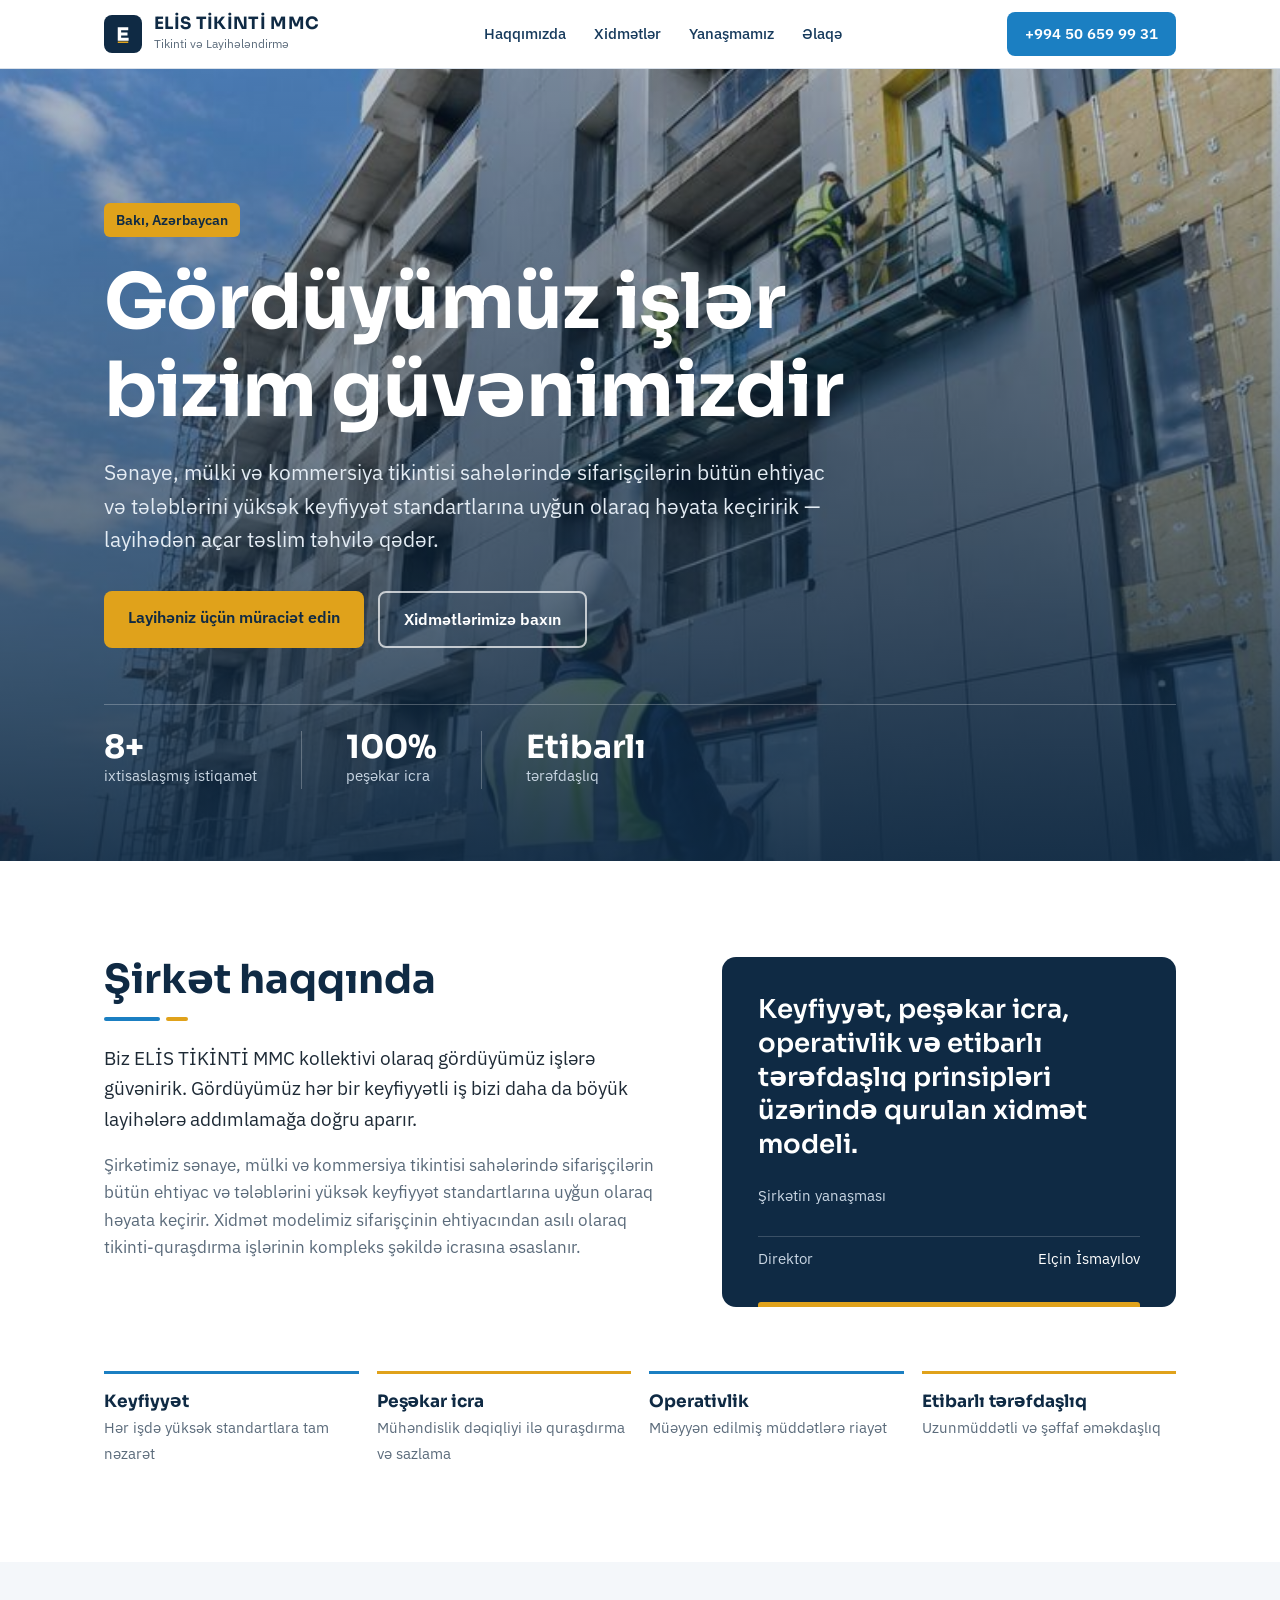
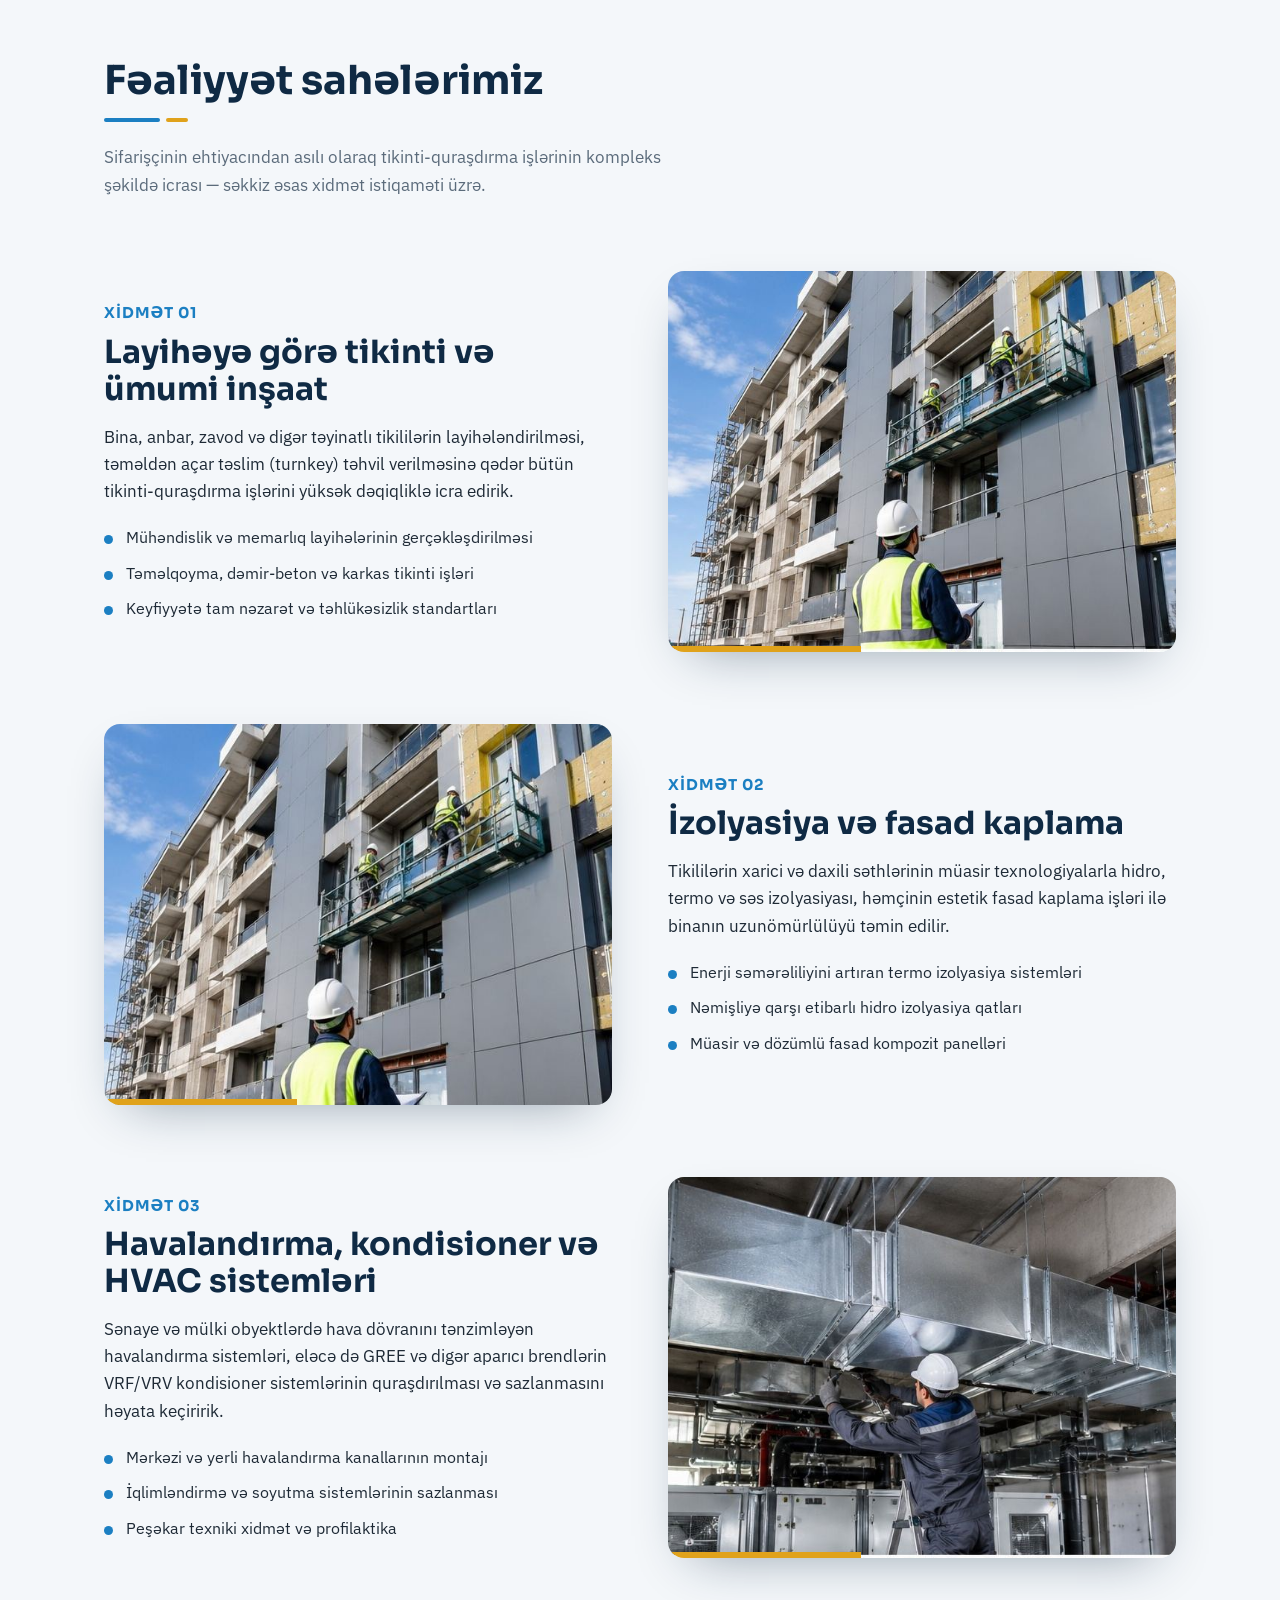
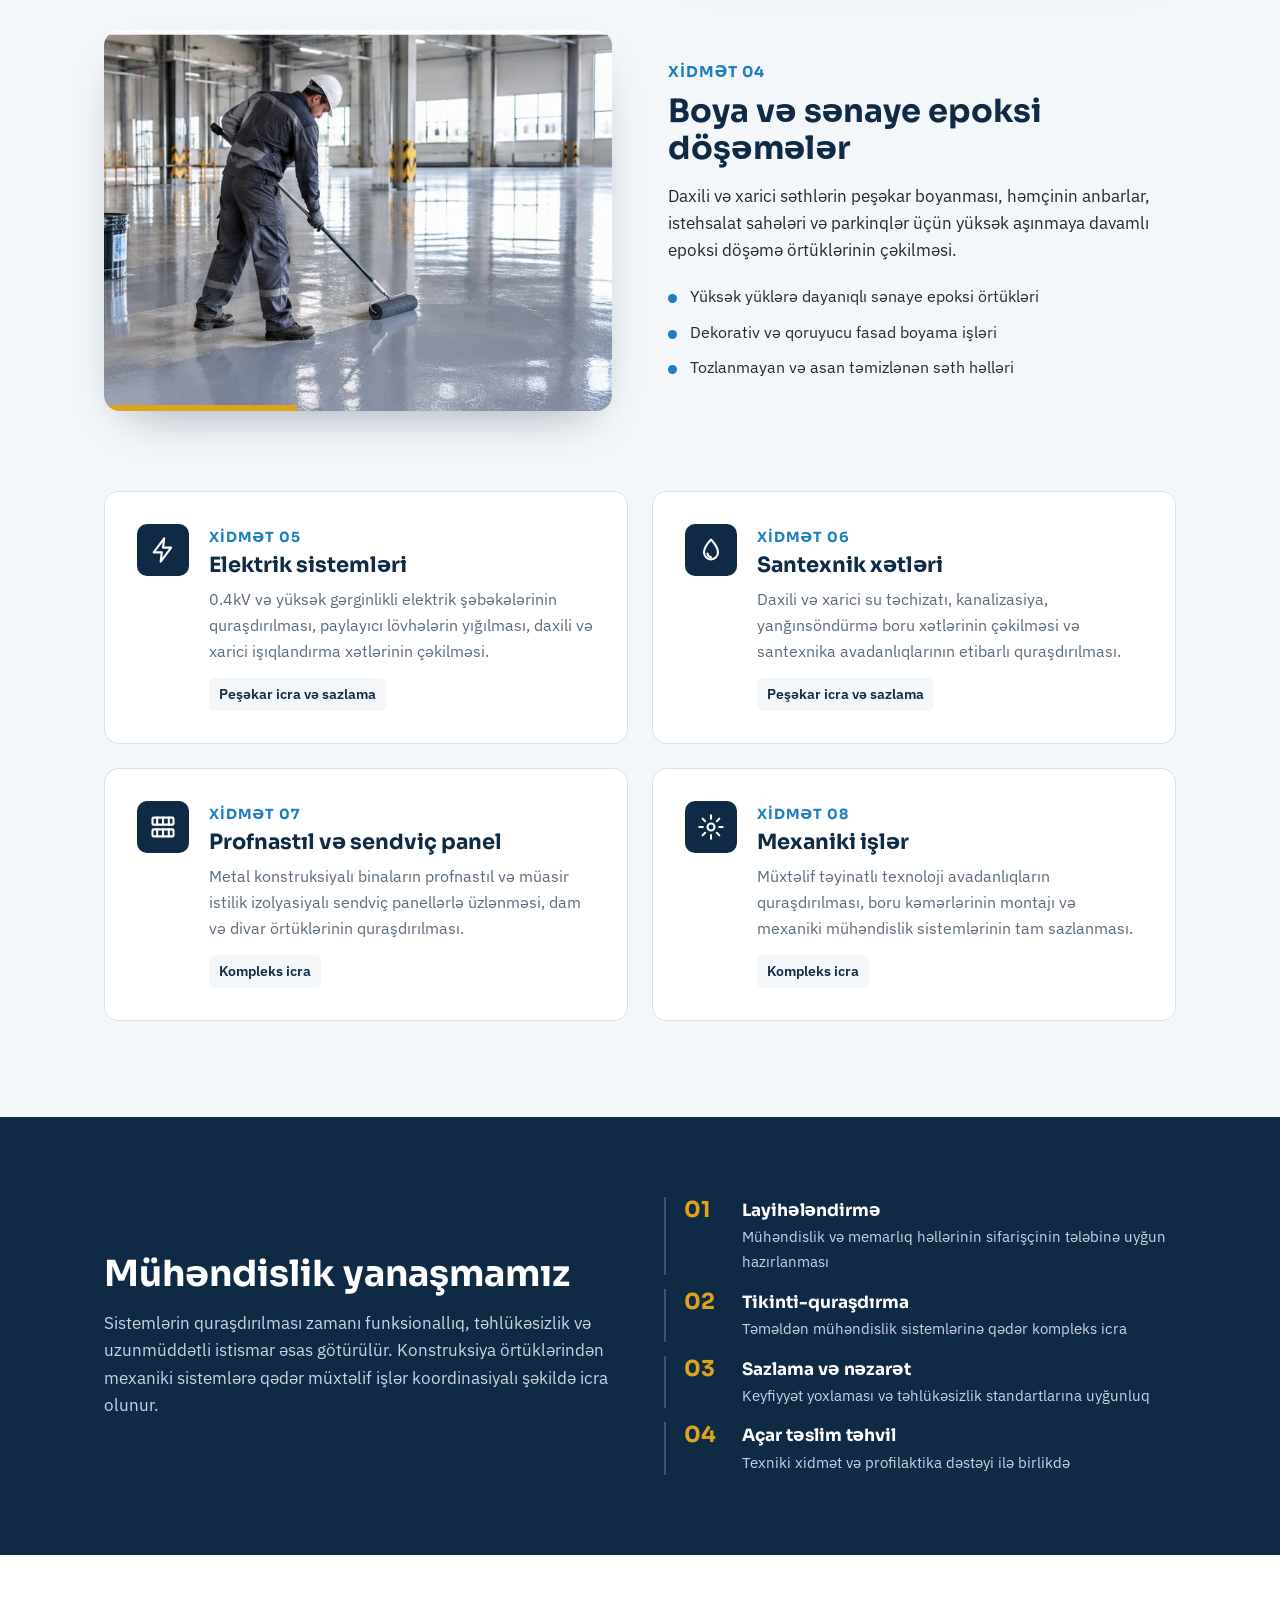
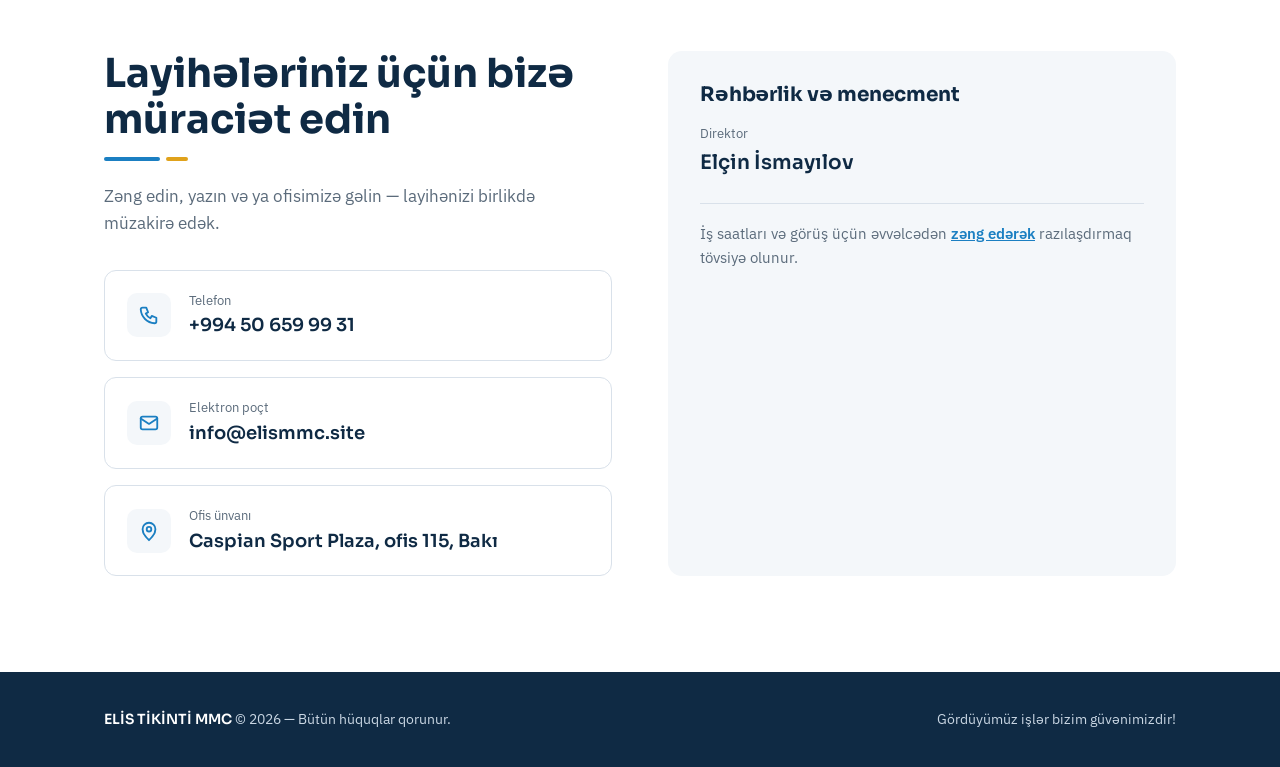
<file: index.html>
<!DOCTYPE html>
<html lang="az">
<head>
<meta charset="UTF-8">
<meta name="viewport" content="width=device-width, initial-scale=1">
<title>ELİS TİKİNTİ MMC — Tikinti və Layihələndirmə | Bakı</title>
<meta name="description" content="ELİS TİKİNTİ MMC — Bakıda sənaye, mülki və kommersiya tikintisi: açar təslim tikinti, izolyasiya və fasad, HVAC, epoksi döşəmə, elektrik, santexnik, sendviç panel və mexaniki işlər.">
<meta property="og:title" content="ELİS TİKİNTİ MMC — Tikinti və Layihələndirmə">
<meta property="og:description" content="Gördüyümüz işlər bizim güvənimizdir! 8 ixtisaslaşmış istiqamət, 100% peşəkar icra.">
<meta property="og:type" content="website">
<link rel="canonical" href="https://elismmc.site/">
<meta property="og:url" content="https://elismmc.site/">
<meta property="og:image" content="https://elismmc.site/assets/img/tikinti.jpg">
<meta property="og:locale" content="az_AZ">
<meta name="robots" content="index, follow">
<meta name="theme-color" content="#0F2A44">
<script type="application/ld+json">
{
  "@context": "https://schema.org",
  "@type": "GeneralContractor",
  "name": "ELİS TİKİNTİ MMC",
  "url": "https://elismmc.site/",
  "telephone": "+994506599931",
  "email": "info@elismmc.site",
  "slogan": "Gördüyümüz işlər bizim güvənimizdir!",
  "address": {"@type":"PostalAddress","streetAddress":"Caspian Sport Plaza, ofis 115","addressLocality":"Bakı","addressCountry":"AZ"},
  "founder": {"@type":"Person","name":"Elçin İsmayılov"}
}
</script>
<link rel="icon" href="favicon.svg" type="image/svg+xml">
<link rel="preconnect" href="https://fonts.googleapis.com">
<link rel="preconnect" href="https://fonts.gstatic.com" crossorigin>
<link href="https://fonts.googleapis.com/css2?family=Sora:wght@500;600;700&family=IBM+Plex+Sans:wght@400;500;600&display=swap" rel="stylesheet">
<link rel="stylesheet" href="assets/css/style.css">
</head>
<body>

<header class="top">
  <div class="wrap">
    <a class="brand" href="#top" aria-label="ELİS TİKİNTİ MMC — ana səhifə">
      <span class="mark"><svg viewBox="0 0 64 64" aria-hidden="true"><path d="M18 14h28v8H27v6h17v8H27v6h20v8H18z" fill="#fff"/><rect x="18" y="52" width="28" height="4" fill="#E0A21B"/></svg></span>
      <span><strong>ELİS TİKİNTİ MMC</strong><small>Tikinti və Layihələndirmə</small></span>
    </a>
    <nav id="nav" aria-label="Əsas naviqasiya">
      <ul>
        <li><a href="#haqqimizda">Haqqımızda</a></li>
        <li><a href="#xidmetler">Xidmətlər</a></li>
        <li><a href="#yanasma">Yanaşmamız</a></li>
        <li><a href="#elaqe">Əlaqə</a></li>
      </ul>
    </nav>
    <a class="call" href="tel:+994506599931">+994 50 659 99 31</a>
    <button class="burger" id="burger" aria-label="Menyunu aç" aria-expanded="false" aria-controls="nav"><span></span><span></span><span></span></button>
  </div>
</header>

<main id="top">
<section class="hero">
  <img src="assets/img/tikinti.jpg" alt="Fasad işləri aparılan çoxmərtəbəli binanın önündə mühəndis" fetchpriority="high">
  <div class="wrap">
    <span class="tag">Bakı, Azərbaycan</span>
    <h1>Gördüyümüz işlər bizim güvənimizdir</h1>
    <p>Sənaye, mülki və kommersiya tikintisi sahələrində sifarişçilərin bütün ehtiyac və tələblərini yüksək keyfiyyət standartlarına uyğun olaraq həyata keçiririk — layihədən açar təslim təhvilə qədər.</p>
    <div class="actions">
      <a class="btn btn-gold" href="#elaqe">Layihəniz üçün müraciət edin</a>
      <a class="btn btn-ghost" href="#xidmetler">Xidmətlərimizə baxın</a>
    </div>
    <div class="stats">
      <div><b>8+</b><span>ixtisaslaşmış istiqamət</span></div>
      <div><b>100%</b><span>peşəkar icra</span></div>
      <div><b>Etibarlı</b><span>tərəfdaşlıq</span></div>
    </div>
  </div>
</section>

<section class="about" id="haqqimizda">
  <div class="wrap">
    <div class="grid">
      <div>
        <h2>Şirkət haqqında</h2>
        <div class="rule"><span></span><span></span></div>
        <p class="lead">Biz ELİS TİKİNTİ MMC kollektivi olaraq gördüyümüz işlərə güvənirik. Gördüyümüz hər bir keyfiyyətli iş bizi daha da böyük layihələrə addımlamağa doğru aparır.</p>
        <p>Şirkətimiz sənaye, mülki və kommersiya tikintisi sahələrində sifarişçilərin bütün ehtiyac və tələblərini yüksək keyfiyyət standartlarına uyğun olaraq həyata keçirir. Xidmət modelimiz sifarişçinin ehtiyacından asılı olaraq tikinti-quraşdırma işlərinin kompleks şəkildə icrasına əsaslanır.</p>
      </div>
      <aside class="quote">
        <blockquote>Keyfiyyət, peşəkar icra, operativlik və etibarlı tərəfdaşlıq prinsipləri üzərində qurulan xidmət modeli.</blockquote>
        <p>Şirkətin yanaşması</p>
        <div class="who">
          <div><span>Direktor</span><span>Elçin İsmayılov</span></div>
        </div>
      </aside>
    </div>
    <div class="values">
      <div><b>Keyfiyyət</b><span>Hər işdə yüksək standartlara tam nəzarət</span></div>
      <div><b>Peşəkar icra</b><span>Mühəndislik dəqiqliyi ilə quraşdırma və sazlama</span></div>
      <div><b>Operativlik</b><span>Müəyyən edilmiş müddətlərə riayət</span></div>
      <div><b>Etibarlı tərəfdaşlıq</b><span>Uzunmüddətli və şəffaf əməkdaşlıq</span></div>
    </div>
  </div>
</section>

<section class="services" id="xidmetler">
  <div class="wrap">
    <h2>Fəaliyyət sahələrimiz</h2>
    <div class="rule"><span></span><span></span></div>
    <p class="intro">Sifarişçinin ehtiyacından asılı olaraq tikinti-quraşdırma işlərinin kompleks şəkildə icrası — səkkiz əsas xidmət istiqaməti üzrə.</p>

    <article class="svc">
      <div class="media"><img src="assets/img/tikinti.jpg" alt="Tikinti sahəsində fasad işləri" loading="lazy"></div>
      <div class="text">
        <span class="num">XİDMƏT 01</span>
        <h3>Layihəyə görə tikinti və ümumi inşaat</h3>
        <p>Bina, anbar, zavod və digər təyinatlı tikililərin layihələndirilməsi, təməldən açar təslim (turnkey) təhvil verilməsinə qədər bütün tikinti-quraşdırma işlərini yüksək dəqiqliklə icra edirik.</p>
        <ul>
          <li>Mühəndislik və memarlıq layihələrinin gerçəkləşdirilməsi</li>
          <li>Təməlqoyma, dəmir-beton və karkas tikinti işləri</li>
          <li>Keyfiyyətə tam nəzarət və təhlükəsizlik standartları</li>
        </ul>
      </div>
    </article>

    <article class="svc">
      <div class="media"><img src="assets/img/fasad.jpg" alt="Binanın fasadına izolyasiya və kompozit panellərin quraşdırılması" loading="lazy"></div>
      <div class="text">
        <span class="num">XİDMƏT 02</span>
        <h3>İzolyasiya və fasad kaplama</h3>
        <p>Tikililərin xarici və daxili səthlərinin müasir texnologiyalarla hidro, termo və səs izolyasiyası, həmçinin estetik fasad kaplama işləri ilə binanın uzunömürlülüyü təmin edilir.</p>
        <ul>
          <li>Enerji səmərəliliyini artıran termo izolyasiya sistemləri</li>
          <li>Nəmişliyə qarşı etibarlı hidro izolyasiya qatları</li>
          <li>Müasir və dözümlü fasad kompozit panelləri</li>
        </ul>
      </div>
    </article>

    <article class="svc">
      <div class="media"><img src="assets/img/hvac.jpg" alt="Havalandırma kanallarının montajını aparan texnik" loading="lazy"></div>
      <div class="text">
        <span class="num">XİDMƏT 03</span>
        <h3>Havalandırma, kondisioner və HVAC sistemləri</h3>
        <p>Sənaye və mülki obyektlərdə hava dövranını tənzimləyən havalandırma sistemləri, eləcə də GREE və digər aparıcı brendlərin VRF/VRV kondisioner sistemlərinin quraşdırılması və sazlanmasını həyata keçiririk.</p>
        <ul>
          <li>Mərkəzi və yerli havalandırma kanallarının montajı</li>
          <li>İqlimləndirmə və soyutma sistemlərinin sazlanması</li>
          <li>Peşəkar texniki xidmət və profilaktika</li>
        </ul>
      </div>
    </article>

    <article class="svc">
      <div class="media"><img src="assets/img/epoksi.jpg" alt="Anbarda epoksi döşəmə örtüyünün çəkilməsi" loading="lazy"></div>
      <div class="text">
        <span class="num">XİDMƏT 04</span>
        <h3>Boya və sənaye epoksi döşəmələr</h3>
        <p>Daxili və xarici səthlərin peşəkar boyanması, həmçinin anbarlar, istehsalat sahələri və parkinqlər üçün yüksək aşınmaya davamlı epoksi döşəmə örtüklərinin çəkilməsi.</p>
        <ul>
          <li>Yüksək yüklərə dayanıqlı sənaye epoksi örtükləri</li>
          <li>Dekorativ və qoruyucu fasad boyama işləri</li>
          <li>Tozlanmayan və asan təmizlənən səth həlləri</li>
        </ul>
      </div>
    </article>

    <div class="pairs">
      <article class="pair">
        <div class="ico"><svg viewBox="0 0 24 24" aria-hidden="true"><path d="M13 2 4 14h7l-1 8 9-12h-7z"/></svg></div>
        <div>
          <span class="num">XİDMƏT 05</span>
          <h3>Elektrik sistemləri</h3>
          <p>0.4kV və yüksək gərginlikli elektrik şəbəkələrinin quraşdırılması, paylayıcı lövhələrin yığılması, daxili və xarici işıqlandırma xətlərinin çəkilməsi.</p>
          <b>Peşəkar icra və sazlama</b>
        </div>
      </article>
      <article class="pair">
        <div class="ico"><svg viewBox="0 0 24 24" aria-hidden="true"><path d="M12 3s-6 6.5-6 11a6 6 0 0 0 12 0c0-4.5-6-11-6-11z"/><path d="M9 15a3 3 0 0 0 3 3"/></svg></div>
        <div>
          <span class="num">XİDMƏT 06</span>
          <h3>Santexnik xətləri</h3>
          <p>Daxili və xarici su təchizatı, kanalizasiya, yanğınsöndürmə boru xətlərinin çəkilməsi və santexnika avadanlıqlarının etibarlı quraşdırılması.</p>
          <b>Peşəkar icra və sazlama</b>
        </div>
      </article>
      <article class="pair">
        <div class="ico"><svg viewBox="0 0 24 24" aria-hidden="true"><rect x="3" y="4" width="18" height="6" rx="1"/><rect x="3" y="14" width="18" height="6" rx="1"/><path d="M7 4v6M12 4v6M17 4v6M7 14v6M12 14v6M17 14v6"/></svg></div>
        <div>
          <span class="num">XİDMƏT 07</span>
          <h3>Profnastıl və sendviç panel</h3>
          <p>Metal konstruksiyalı binaların profnastıl və müasir istilik izolyasiyalı sendviç panellərlə üzlənməsi, dam və divar örtüklərinin quraşdırılması.</p>
          <b>Kompleks icra</b>
        </div>
      </article>
      <article class="pair">
        <div class="ico"><svg viewBox="0 0 24 24" aria-hidden="true"><circle cx="12" cy="12" r="3"/><path d="M12 2v3M12 19v3M2 12h3M19 12h3M4.9 4.9l2.1 2.1M17 17l2.1 2.1M4.9 19.1 7 17M17 7l2.1-2.1"/></svg></div>
        <div>
          <span class="num">XİDMƏT 08</span>
          <h3>Mexaniki işlər</h3>
          <p>Müxtəlif təyinatlı texnoloji avadanlıqların quraşdırılması, boru kəmərlərinin montajı və mexaniki mühəndislik sistemlərinin tam sazlanması.</p>
          <b>Kompleks icra</b>
        </div>
      </article>
    </div>
  </div>
</section>

<section class="approach" id="yanasma">
  <div class="wrap">
    <div>
      <h2>Mühəndislik yanaşmamız</h2>
      <p>Sistemlərin quraşdırılması zamanı funksionallıq, təhlükəsizlik və uzunmüddətli istismar əsas götürülür. Konstruksiya örtüklərindən mexaniki sistemlərə qədər müxtəlif işlər koordinasiyalı şəkildə icra olunur.</p>
    </div>
    <ol>
      <li><div><b>Layihələndirmə</b><span>Mühəndislik və memarlıq həllərinin sifarişçinin tələbinə uyğun hazırlanması</span></div></li>
      <li><div><b>Tikinti-quraşdırma</b><span>Təməldən mühəndislik sistemlərinə qədər kompleks icra</span></div></li>
      <li><div><b>Sazlama və nəzarət</b><span>Keyfiyyət yoxlaması və təhlükəsizlik standartlarına uyğunluq</span></div></li>
      <li><div><b>Açar təslim təhvil</b><span>Texniki xidmət və profilaktika dəstəyi ilə birlikdə</span></div></li>
    </ol>
  </div>
</section>

<section class="contact" id="elaqe">
  <div class="wrap">
    <div class="grid">
      <div>
        <h2>Layihələriniz üçün bizə müraciət edin</h2>
        <div class="rule"><span></span><span></span></div>
        <p class="intro">Zəng edin, yazın və ya ofisimizə gəlin — layihənizi birlikdə müzakirə edək.</p>
        <div class="cards">
          <a class="card" href="tel:+994506599931">
            <span class="ico"><svg viewBox="0 0 24 24" aria-hidden="true"><path d="M5 4h4l2 5-2.5 1.5a11 11 0 0 0 5 5L15 13l5 2v4a2 2 0 0 1-2 2A16 16 0 0 1 3 6a2 2 0 0 1 2-2z"/></svg></span>
            <span><small>Telefon</small><b>+994 50 659 99 31</b></span>
          </a>
          <a class="card" href="mailto:info@elismmc.site">
            <span class="ico"><svg viewBox="0 0 24 24" aria-hidden="true"><rect x="3" y="5" width="18" height="14" rx="2"/><path d="m3 7 9 6 9-6"/></svg></span>
            <span><small>Elektron poçt</small><b>info@elismmc.site</b></span>
          </a>
          <a class="card" href="https://www.google.com/maps/search/?api=1&query=Caspian+Sport+Plaza+Baku" target="_blank" rel="noopener">
            <span class="ico"><svg viewBox="0 0 24 24" aria-hidden="true"><path d="M12 22s7-6.5 7-12a7 7 0 0 0-14 0c0 5.5 7 12 7 12z"/><circle cx="12" cy="10" r="2.5"/></svg></span>
            <span><small>Ofis ünvanı</small><b>Caspian Sport Plaza, ofis 115, Bakı</b></span>
          </a>
        </div>
      </div>
      <aside class="team">
        <h3>Rəhbərlik və menecment</h3>
        <dl>
          <div><dt>Direktor</dt><dd>Elçin İsmayılov</dd></div>
        </dl>
        <div class="map">İş saatları və görüş üçün əvvəlcədən <a href="tel:+994506599931">zəng edərək</a> razılaşdırmaq tövsiyə olunur.</div>
      </aside>
    </div>
  </div>
</section>
</main>

<footer>
  <div class="wrap">
    <div><em>ELİS TİKİNTİ MMC</em> © 2026 — Bütün hüquqlar qorunur.</div>
    <div>Gördüyümüz işlər bizim güvənimizdir!</div>
  </div>
</footer>

<script src="assets/js/main.js" defer></script>
</body>
</html>
</file>
<file: assets/css/style.css>
/* ELİS TİKİNTİ MMC — site styles */
:root{
  --navy:#0F2A44;
  --navy-2:#163A5C;
  --blue:#1B7FC2;
  --gold:#E0A21B;
  --paper:#F4F7FA;
  --line:#D9E1EA;
  --ink:#1E2A36;
  --muted:#5B6B7B;
  --white:#FFFFFF;
  --display:'Sora',system-ui,sans-serif;
  --body:'IBM Plex Sans',system-ui,sans-serif;
  --wrap:1120px;
}
*{box-sizing:border-box}
html{scroll-behavior:smooth}
@media (prefers-reduced-motion:reduce){html{scroll-behavior:auto}*{animation:none!important;transition:none!important}}
body{margin:0;font-family:var(--body);color:var(--ink);background:var(--white);line-height:1.6;-webkit-font-smoothing:antialiased}
img{max-width:100%;display:block}
a{color:inherit}
h1,h2,h3{font-family:var(--display);line-height:1.15;margin:0;color:var(--navy)}
p{margin:0}
.wrap{max-width:var(--wrap);margin:0 auto;padding:0 24px}
:focus-visible{outline:3px solid var(--gold);outline-offset:3px}

/* Section heading device carried over from the catalog: blue rule + short gold rule */
.rule{display:flex;gap:6px;margin:14px 0 22px}
.rule span{height:4px;display:block;border-radius:2px}
.rule span:first-child{width:56px;background:var(--blue)}
.rule span:last-child{width:22px;background:var(--gold)}

/* Header */
.top{position:sticky;top:0;z-index:20;background:rgba(255,255,255,.94);backdrop-filter:blur(8px);border-bottom:1px solid var(--line)}
.top .wrap{display:flex;align-items:center;justify-content:space-between;height:68px}
.brand{display:flex;align-items:center;gap:12px;text-decoration:none}
.brand .mark{width:38px;height:38px;border-radius:8px;background:var(--navy);display:grid;place-items:center}
.brand .mark svg{width:24px;height:24px}
.brand strong{font-family:var(--display);font-size:17px;letter-spacing:.02em;color:var(--navy);display:block;line-height:1.1}
.brand small{font-size:12px;color:var(--muted);display:block}
nav ul{list-style:none;margin:0;padding:0;display:flex;gap:28px}
nav a{text-decoration:none;font-weight:500;font-size:15px;color:var(--navy-2)}
nav a:hover{color:var(--blue)}
.call{background:var(--blue);color:#fff;text-decoration:none;padding:10px 18px;border-radius:8px;font-weight:600;font-size:15px;white-space:nowrap}
.call:hover{background:#166BA6}
.burger{display:none;background:none;border:1px solid var(--line);border-radius:8px;width:42px;height:42px;cursor:pointer}
.burger span{display:block;width:20px;height:2px;background:var(--navy);margin:4px auto}

/* Hero */
.hero{position:relative;min-height:88vh;display:grid;align-items:end;color:#fff;overflow:hidden;isolation:isolate}
.hero img{position:absolute;inset:0;width:100%;height:100%;object-fit:cover;z-index:-2}
.hero::before{content:"";position:absolute;inset:0;z-index:-1;background:linear-gradient(180deg,rgba(15,42,68,.25) 0%,rgba(15,42,68,.55) 45%,rgba(15,42,68,.92) 100%)}
.hero .wrap{padding-top:120px;padding-bottom:72px;width:100%}
.hero .tag{display:inline-block;background:var(--gold);color:var(--navy);font-weight:600;font-size:14px;padding:6px 12px;border-radius:6px;margin-bottom:22px}
.hero h1{color:#fff;font-size:clamp(38px,6.4vw,76px);font-weight:700;max-width:14ch;letter-spacing:-.01em}
.hero p{font-size:clamp(17px,2vw,21px);max-width:56ch;margin-top:22px;color:#E4ECF4}
.hero .actions{display:flex;gap:14px;flex-wrap:wrap;margin-top:34px}
.btn{display:inline-block;text-decoration:none;font-weight:600;padding:14px 24px;border-radius:8px;font-size:16px}
.btn-gold{background:var(--gold);color:var(--navy)}
.btn-gold:hover{background:#F0B53A}
.btn-ghost{border:2px solid rgba(255,255,255,.7);color:#fff}
.btn-ghost:hover{background:rgba(255,255,255,.12)}
.hero .stats{display:flex;gap:0;margin-top:56px;border-top:1px solid rgba(255,255,255,.25);padding-top:26px;flex-wrap:wrap}
.hero .stats div{padding-right:44px;margin-right:44px;border-right:1px solid rgba(255,255,255,.25)}
.hero .stats div:last-child{border:0}
.hero .stats b{font-family:var(--display);font-size:32px;display:block;color:#fff;line-height:1}
.hero .stats span{color:#C9D6E3;font-size:15px}

/* About */
.about{padding:96px 0;background:var(--white)}
.about .grid{display:grid;grid-template-columns:1.1fr .9fr;gap:64px;align-items:start}
.about h2{font-size:clamp(28px,3.6vw,40px)}
.about .lead{font-size:19px;color:var(--ink);margin-bottom:18px}
.about p{color:var(--muted);font-size:17px}
.quote{background:var(--navy);color:#fff;border-radius:14px;padding:36px;position:relative}
.quote::after{content:"";position:absolute;left:36px;right:36px;bottom:0;height:5px;background:var(--gold);border-radius:3px 3px 0 0}
.quote blockquote{margin:0;font-family:var(--display);font-size:26px;font-weight:600;line-height:1.3}
.quote p{margin-top:22px;color:#C9D6E3;font-size:15px}
.quote .who{margin-top:28px;display:grid;gap:12px}
.quote .who div{display:flex;justify-content:space-between;border-top:1px solid rgba(255,255,255,.18);padding-top:10px;font-size:15px}
.quote .who div span:first-child{color:#C9D6E3}
.values{display:grid;grid-template-columns:repeat(4,1fr);gap:18px;margin-top:64px}
.values div{border-top:3px solid var(--blue);padding-top:14px}
.values div:nth-child(2n){border-color:var(--gold)}
.values b{font-family:var(--display);font-size:17px;color:var(--navy);display:block}
.values span{color:var(--muted);font-size:15px}

/* Services */
.services{background:var(--paper);padding:96px 0}
.services h2{font-size:clamp(28px,3.6vw,40px)}
.services .intro{color:var(--muted);font-size:17px;max-width:60ch}
.svc{display:grid;grid-template-columns:1fr 1fr;gap:56px;align-items:center;margin-top:72px}
.svc:nth-child(even) .media{order:2}
.svc .num{font-family:var(--display);font-weight:700;color:var(--blue);font-size:15px;letter-spacing:.06em}
.svc h3{font-size:clamp(24px,2.8vw,32px);margin-top:8px}
.svc .text p{color:var(--ink);font-size:17px;margin-top:16px}
.svc ul{list-style:none;padding:0;margin:20px 0 0;display:grid;gap:10px}
.svc li{padding-left:22px;position:relative;font-size:16px;color:var(--ink)}
.svc li::before{content:"";position:absolute;left:0;top:10px;width:9px;height:9px;border-radius:50%;background:var(--blue)}
.media{position:relative;border-radius:16px;overflow:hidden;aspect-ratio:4/3;box-shadow:0 20px 50px -24px rgba(15,42,68,.45)}
.media img{width:100%;height:100%;object-fit:cover}
.media::after{content:"";position:absolute;left:0;bottom:0;width:38%;height:6px;background:var(--gold)}
.pairs{display:grid;grid-template-columns:1fr 1fr;gap:24px;margin-top:80px}
.pair{background:#fff;border:1px solid var(--line);border-radius:14px;padding:32px;display:grid;grid-template-columns:auto 1fr;gap:20px;align-items:start}
.pair .ico{width:52px;height:52px;border-radius:10px;background:var(--navy);display:grid;place-items:center}
.pair .ico svg{width:28px;height:28px;stroke:#fff;fill:none;stroke-width:1.8;stroke-linecap:round;stroke-linejoin:round}
.pair .num{font-family:var(--display);font-weight:700;color:var(--blue);font-size:14px;letter-spacing:.06em}
.pair h3{font-size:21px;margin-top:4px}
.pair p{color:var(--muted);font-size:16px;margin-top:10px}
.pair b{display:inline-block;margin-top:14px;font-weight:600;font-size:14px;color:var(--navy);background:var(--paper);padding:5px 10px;border-radius:6px}

/* Approach band */
.approach{background:var(--navy);color:#fff;padding:80px 0}
.approach .wrap{display:grid;grid-template-columns:1fr 1fr;gap:48px;align-items:center}
.approach h2{color:#fff;font-size:clamp(26px,3.2vw,36px)}
.approach p{color:#C9D6E3;font-size:17px;margin-top:16px}
.approach ol{list-style:none;padding:0;margin:0;display:grid;gap:14px;counter-reset:step}
.approach li{counter-increment:step;display:grid;grid-template-columns:44px 1fr;gap:14px;align-items:start;border-left:2px solid rgba(255,255,255,.2);padding-left:18px}
.approach li::before{content:counter(step,decimal-leading-zero);font-family:var(--display);font-weight:700;color:var(--gold);font-size:22px;line-height:1.2}
.approach li b{display:block;font-family:var(--display);font-size:17px}
.approach li span{color:#C9D6E3;font-size:15px}

/* Contact */
.contact{padding:96px 0}
.contact .grid{display:grid;grid-template-columns:1fr 1fr;gap:56px}
.contact h2{font-size:clamp(28px,3.6vw,40px)}
.contact .intro{color:var(--muted);font-size:17px;max-width:48ch}
.cards{display:grid;gap:16px;margin-top:32px}
.card{display:grid;grid-template-columns:auto 1fr;gap:18px;align-items:center;border:1px solid var(--line);border-radius:12px;padding:20px 22px;text-decoration:none;background:#fff}
.card:hover{border-color:var(--blue)}
.card .ico{width:44px;height:44px;border-radius:10px;background:var(--paper);display:grid;place-items:center}
.card .ico svg{width:22px;height:22px;stroke:var(--blue);fill:none;stroke-width:2;stroke-linecap:round;stroke-linejoin:round}
.card small{display:block;color:var(--muted);font-size:13px}
.card b{font-family:var(--display);font-size:18px;color:var(--navy);font-weight:600}
.team{background:var(--paper);border-radius:14px;padding:32px}
.team h3{font-size:20px}
.team dl{margin:18px 0 0;display:grid;gap:14px}
.team dt{font-size:13px;color:var(--muted)}
.team dd{margin:2px 0 0;font-family:var(--display);font-size:20px;font-weight:600;color:var(--navy)}
.team .map{margin-top:24px;border-top:1px solid var(--line);padding-top:18px;color:var(--muted);font-size:15px}
.team .map a{color:var(--blue);font-weight:600}

/* Footer */
footer{background:var(--navy);color:#C9D6E3;padding:36px 0;font-size:14px}
footer .wrap{display:flex;justify-content:space-between;gap:20px;flex-wrap:wrap;align-items:center}
footer em{color:#fff;font-style:normal;font-family:var(--display);font-weight:600}

@media (max-width:900px){
  .about .grid,.services .svc,.approach .wrap,.contact .grid,.pairs{grid-template-columns:1fr}
  .svc{gap:28px;margin-top:56px}
  .svc:nth-child(even) .media{order:0}
  .values{grid-template-columns:1fr 1fr}
  .hero{min-height:auto}
  .hero .wrap{padding-top:96px;padding-bottom:48px}
  .hero .stats div{padding-right:22px;margin-right:22px}
  .about,.services,.contact{padding:64px 0}
}
@media (max-width:720px){
  nav{display:none;position:absolute;left:0;right:0;top:68px;background:#fff;border-bottom:1px solid var(--line);padding:12px 24px 20px}
  nav.open{display:block}
  nav ul{flex-direction:column;gap:14px}
  .top .call{display:none}
  .burger{display:block}
  .values{grid-template-columns:1fr}
  .hero .stats{gap:18px}
  .hero .stats div{border:0;padding:0;margin:0;flex:1 1 40%}
  .pair{grid-template-columns:1fr}
}
</file>
